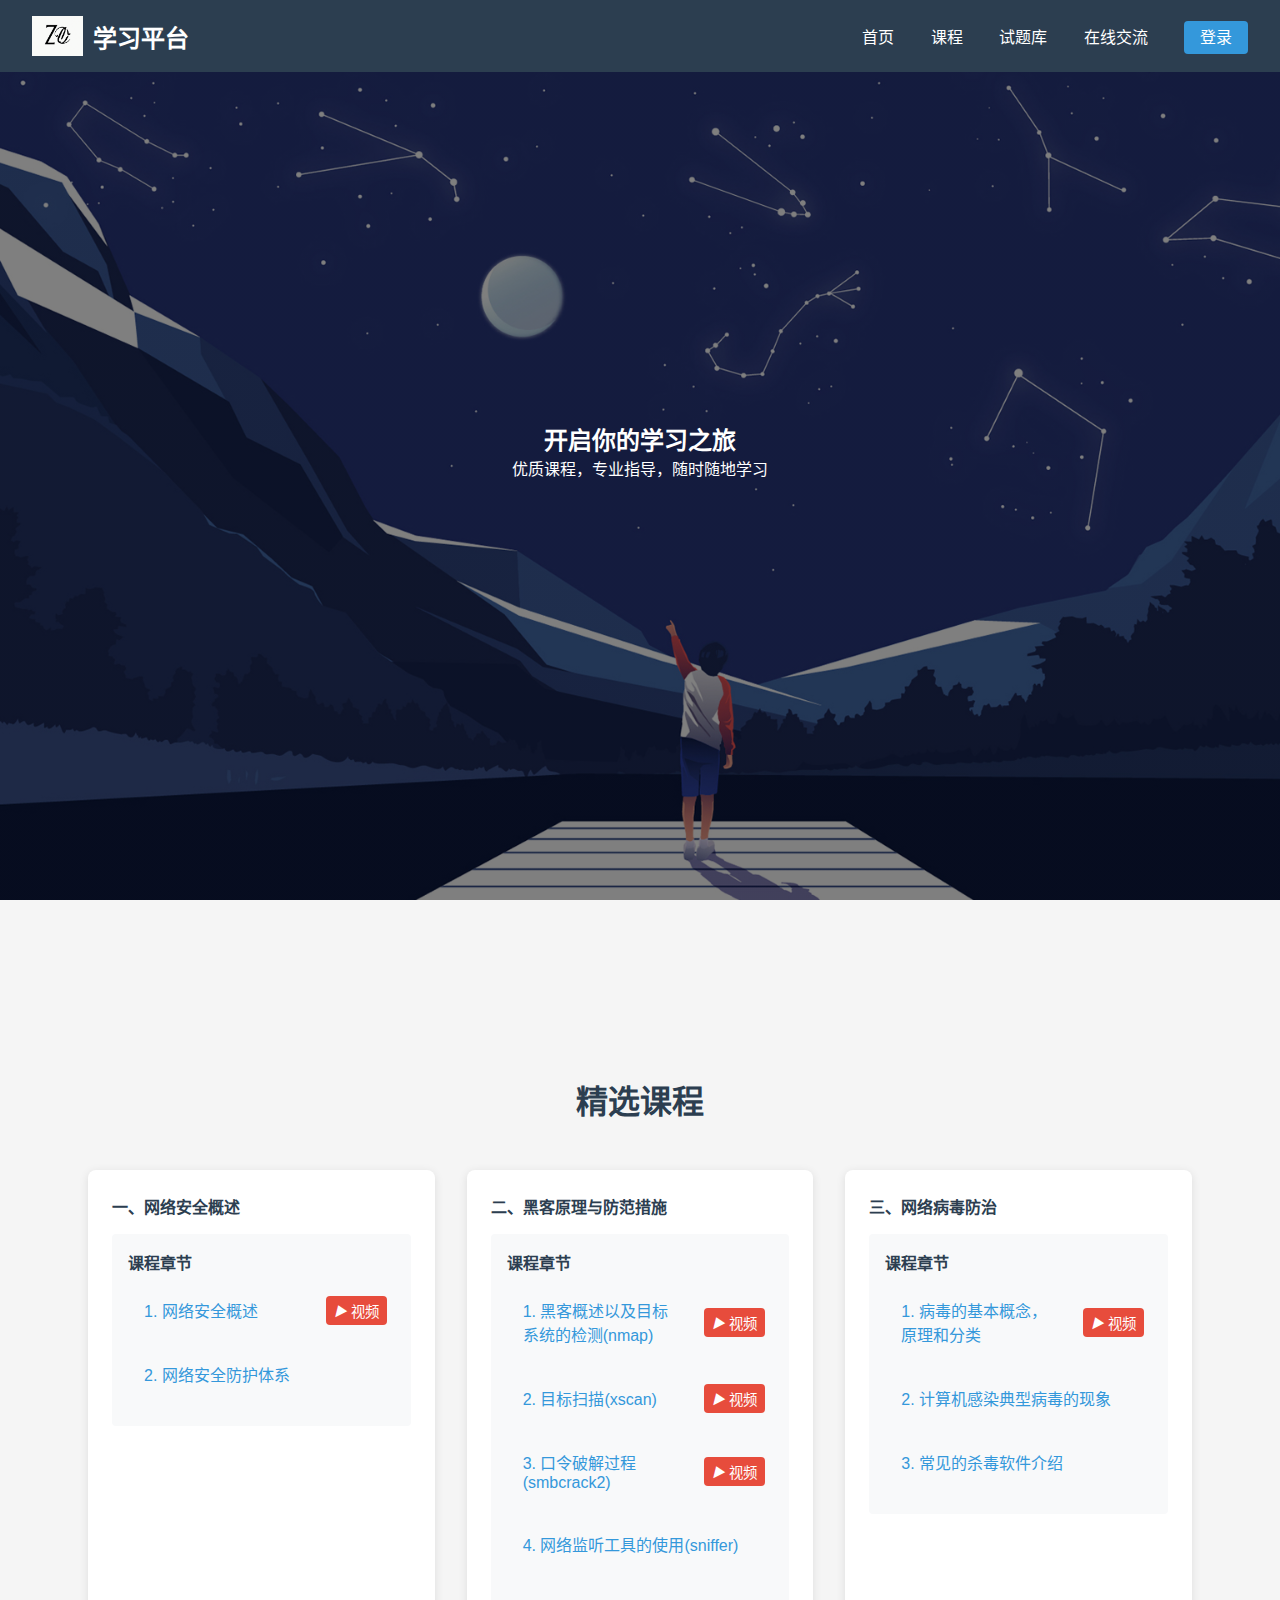
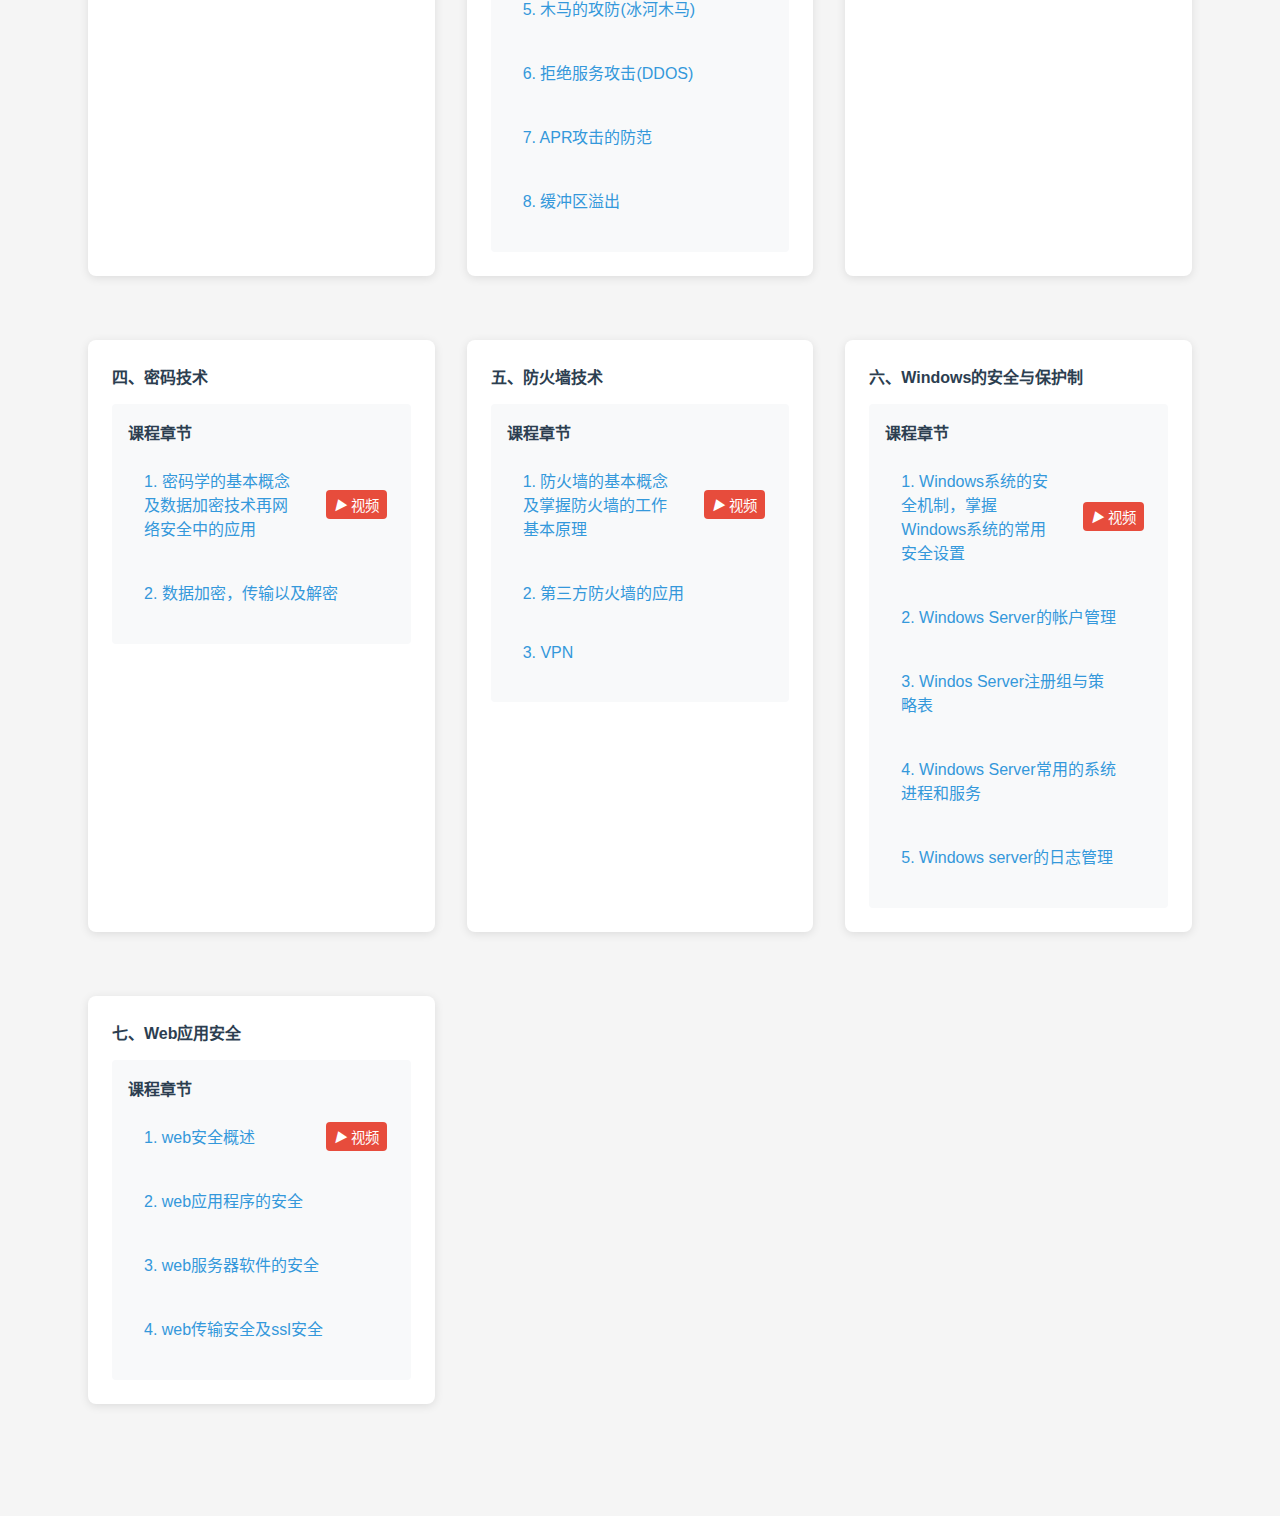
<file: index.html>
<!DOCTYPE html>
<html lang="zh-CN">
<head>
    <meta charset="UTF-8">
    <meta name="viewport" content="width=device-width, initial-scale=1.0">
    <title>在线学习平台</title>
    <link rel="stylesheet" href="css/style.css">
</head>
<body>
    <nav class="navbar">
        <div class="nav-logo">
            <img src="img/logo.png" alt="网站Logo" class="logo-img">
            <h1>学习平台</h1>
        </div>
        <div class="nav-links">
            <a href="index.html">首页</a>
            <a href="courses.html">课程</a>
            <a href="quiz.html">试题库</a>
            <a href="chat.html">在线交流</a>
            <a href="login.html" id="loginBtn">登录</a>
        </div>
    </nav>

    <div class="hero">
        <div class="hero-content">
            <h2 class="animate-text">开启你的学习之旅</h2>
            <p>优质课程，专业指导，随时随地学习</p>
        </div>
    </div>

    <div class="main-content">
        <section class="featured-courses">
            <h3>精选课程</h3>
            <div class="course-grid">
                <!-- 课程卡片将通过 JavaScript 动态加载 -->
            </div>
        </section>
    </div>

    <script src="js/main.js"></script>
</body>
</html>
</file>
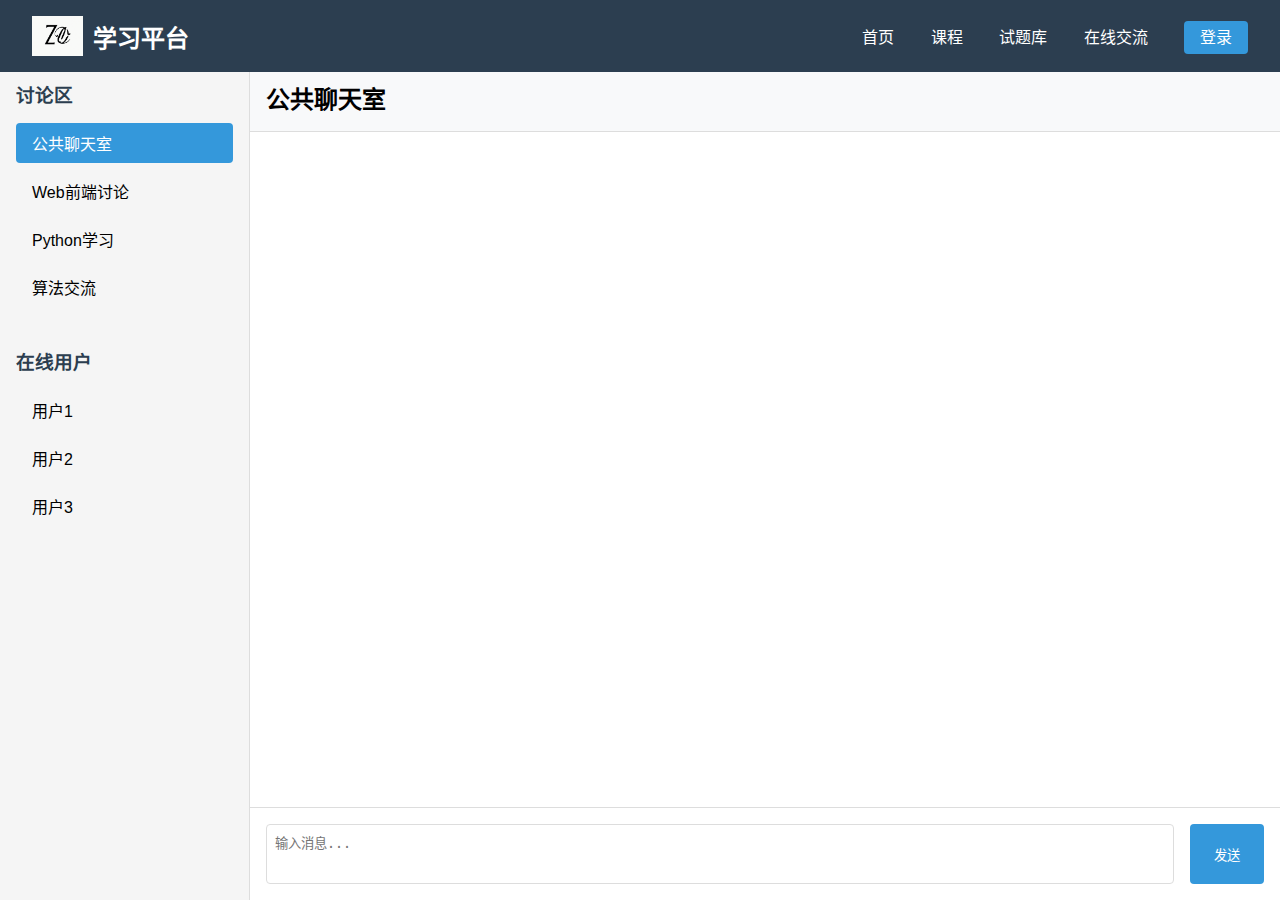
<file: chat.html>
<!DOCTYPE html>
<html lang="zh-CN">
<head>
    <meta charset="UTF-8">
    <meta name="viewport" content="width=device-width, initial-scale=1.0">
    <title>在线交流 - 学习平台</title>
    <link rel="stylesheet" href="css/style.css">
    <link rel="stylesheet" href="css/chat.css">
</head>
<body>
    <nav class="navbar">
        <div class="nav-logo">
            <img src="img/logo.png" alt="网站Logo" class="logo-img">
            <h1>学习平台</h1>
        </div>
        <div class="nav-links">
            <a href="index.html">首页</a>
            <a href="courses.html">课程</a>
            <a href="quiz.html">试题库</a>
            <a href="chat.html">在线交流</a>
            <a href="login.html" id="loginBtn">登录</a>
        </div>
    </nav>

    <div class="chat-container">
        <div class="chat-sidebar">
            <div class="chat-rooms">
                <h3>讨论区</h3>
                <ul>
                    <li class="active">公共聊天室</li>
                    <li>Web前端讨论</li>
                    <li>Python学习</li>
                    <li>算法交流</li>
                </ul>
            </div>
            <div class="online-users">
                <h3>在线用户</h3>
                <ul id="userList">
                    <!-- 用户列表将通过 JavaScript 动态加载 -->
                </ul>
            </div>
        </div>
        <div class="chat-main">
            <div class="chat-header">
                <h2>公共聊天室</h2>
            </div>
            <div class="chat-messages" id="messageArea">
                <!-- 消息将通过 JavaScript 动态加载 -->
            </div>
            <div class="chat-input">
                <textarea id="messageInput" placeholder="输入消息..."></textarea>
                <button id="sendButton">发送</button>
            </div>
        </div>
    </div>

    <script src="js/main.js"></script>
    <script src="js/chat.js"></script>
</body>
</html>
</file>
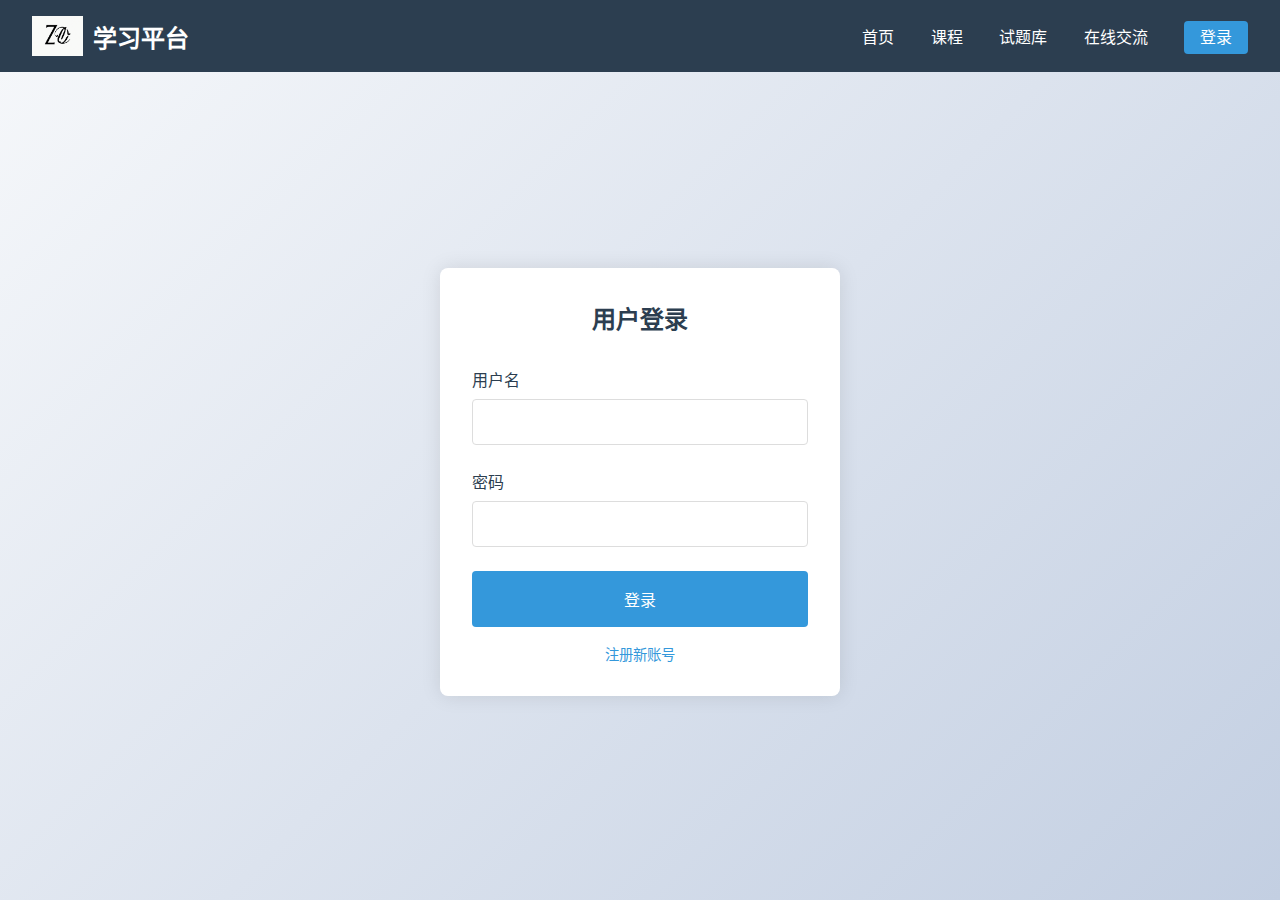
<file: login.html>
<!DOCTYPE html>
<html lang="zh-CN">
<head>
    <meta charset="UTF-8">
    <meta name="viewport" content="width=device-width, initial-scale=1.0">
    <title>登录 - 学习平台</title>
    <link rel="stylesheet" href="css/style.css">
    <link rel="stylesheet" href="css/login.css">
</head>
<body>
    <nav class="navbar">
        <div class="nav-logo">
            <img src="img/logo.png" alt="网站Logo" class="logo-img">
            <h1>学习平台</h1>
        </div>
        <div class="nav-links">
            <a href="index.html">首页</a>
            <a href="courses.html">课程</a>
            <a href="quiz.html">试题库</a>
            <a href="chat.html">在线交流</a>
            <a href="login.html" id="loginBtn">登录</a>
        </div>
    </nav>

    <div class="login-container">
        <div class="login-box">
            <h2>用户登录</h2>
            <form id="loginForm" class="login-form">
                <div class="form-group">
                    <label for="username">用户名</label>
                    <input type="text" id="username" name="username" required>
                </div>
                <div class="form-group">
                    <label for="password">密码</label>
                    <input type="password" id="password" name="password" required>
                </div>
                <button type="submit" class="login-button">登录</button>
                <div class="form-footer">
                    <a href="register.html" class="register">注册新账号</a>
                </div>
            </form>
        </div>
    </div>

    <script src="js/main.js"></script>
    <script src="js/login.js"></script>
</body>
</html>
</file>
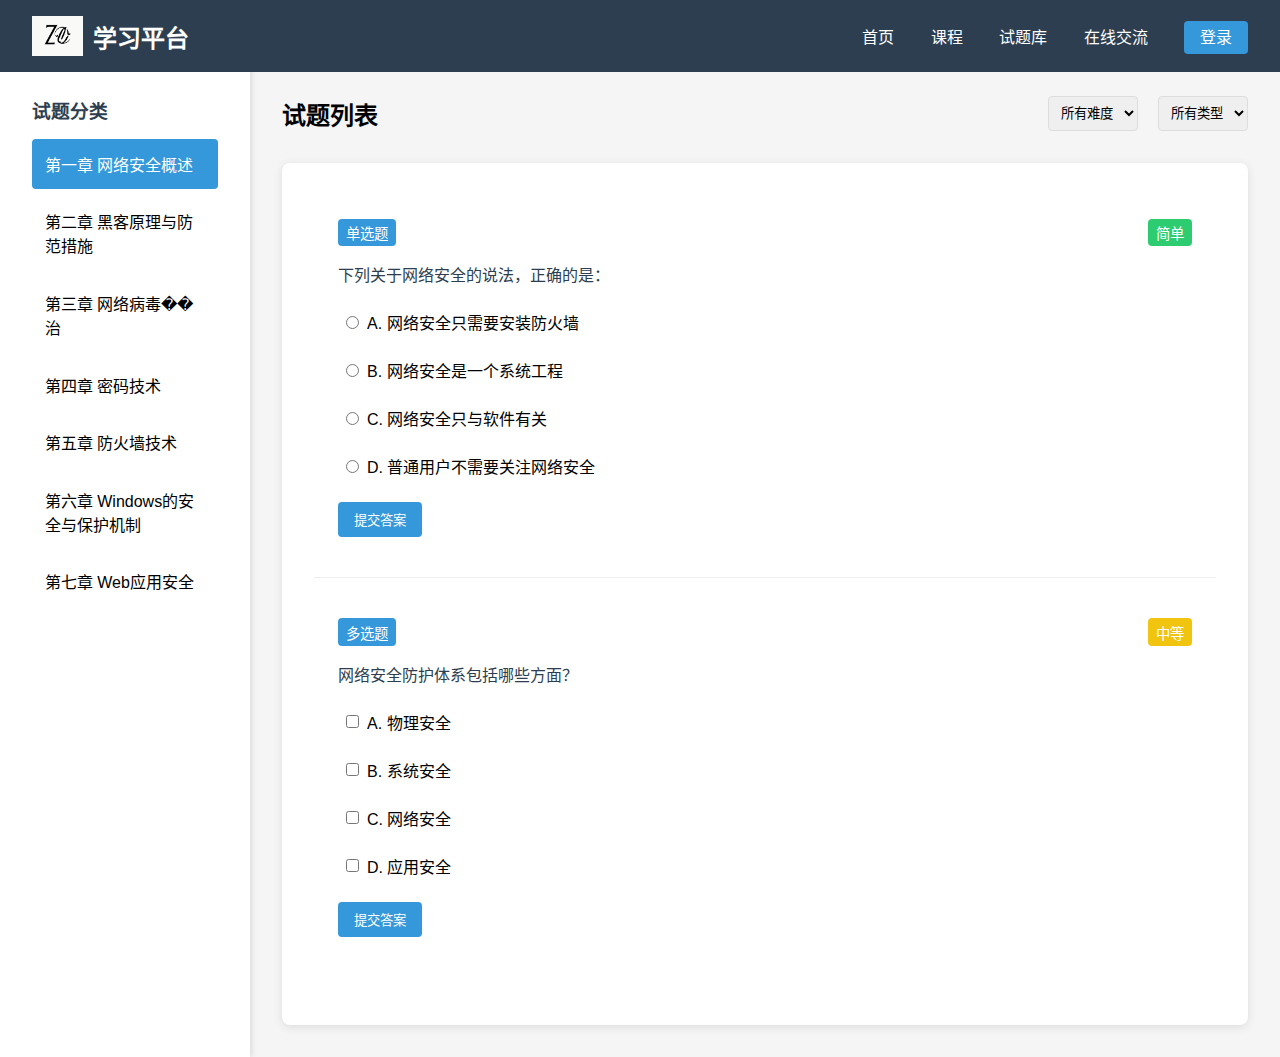
<file: quiz.html>
<!DOCTYPE html>
<html lang="zh-CN">
<head>
    <meta charset="UTF-8">
    <meta name="viewport" content="width=device-width, initial-scale=1.0">
    <title>试题库 - 学习平台</title>
    <link rel="stylesheet" href="css/style.css">
    <link rel="stylesheet" href="css/quiz.css">
</head>
<body>
    <nav class="navbar">
        <div class="nav-logo">
            <img src="img/logo.png" alt="网站Logo" class="logo-img">
            <h1>学习平台</h1>
        </div>
        <div class="nav-links">
            <a href="index.html">首页</a>
            <a href="courses.html">课程</a>
            <a href="quiz.html">试题库</a>
            <a href="chat.html">在线交流</a>
            <a href="login.html" id="loginBtn">登录</a>
        </div>
    </nav>

    <div class="quiz-container">
        <div class="quiz-sidebar">
            <h3>试题分类</h3>
            <ul class="quiz-categories">
                <li class="active">第一章 网络安全概述</li>
                <li>第二章 黑客原理与防范措施</li>
                <li>第三章 网络病毒��治</li>
                <li>第四章 密码技术</li>
                <li>第五章 防火墙技术</li>
                <li>第六章 Windows的安全与保护机制</li>
                <li>第七章 Web应用安全</li>
            </ul>
        </div>
        <div class="quiz-main">
            <div class="quiz-header">
                <h2>试题列表</h2>
                <div class="quiz-filters">
                    <select id="difficultyFilter">
                        <option value="all">所有难度</option>
                        <option value="easy">简单</option>
                        <option value="medium">中等</option>
                        <option value="hard">困难</option>
                    </select>
                    <select id="typeFilter">
                        <option value="all">所有类型</option>
                        <option value="single">单选题</option>
                        <option value="multiple">多选题</option>
                        <option value="judge">判断题</option>
                    </select>
                </div>
            </div>
            <div class="quiz-list">
                <!-- 试题列表将通过 JavaScript 动态加载 -->
            </div>
        </div>
    </div>

    <script src="js/main.js"></script>
    <script src="js/quiz.js"></script>
</body>
</html>
</file>
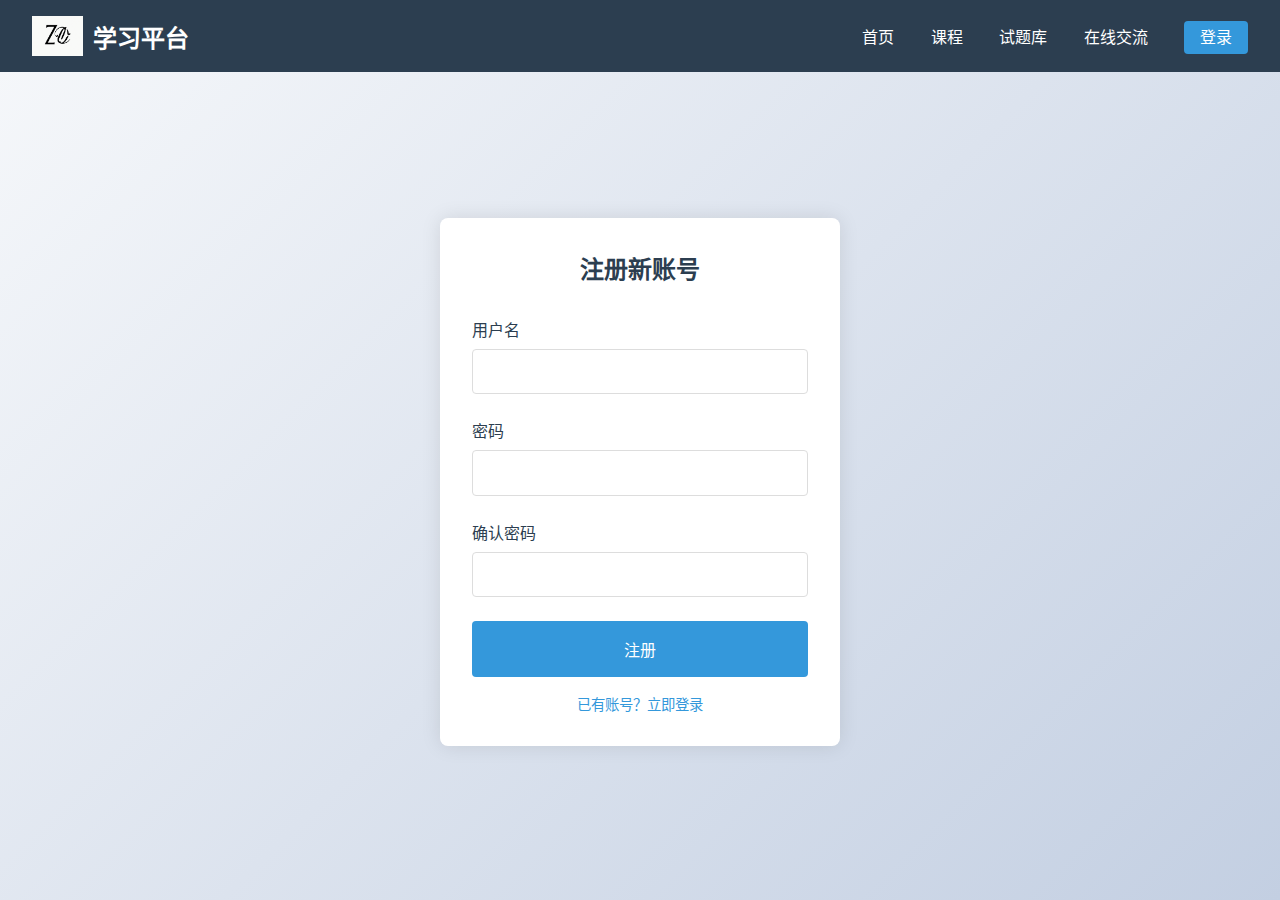
<file: register.html>
<!DOCTYPE html>
<html lang="zh-CN">
<head>
    <meta charset="UTF-8">
    <meta name="viewport" content="width=device-width, initial-scale=1.0">
    <title>注册 - 学习平台</title>
    <link rel="stylesheet" href="css/style.css">
    <link rel="stylesheet" href="css/login.css">
</head>
<body>
    <nav class="navbar">
        <div class="nav-logo">
            <img src="img/logo.png" alt="网站Logo" class="logo-img">
            <h1>学习平台</h1>
        </div>
        <div class="nav-links">
            <a href="index.html">首页</a>
            <a href="courses.html">课程</a>
            <a href="quiz.html">试题库</a>
            <a href="chat.html">在线交流</a>
            <a href="login.html" id="loginBtn">登录</a>
        </div>
    </nav>

    <div class="login-container">
        <div class="login-box">
            <h2>注册新账号</h2>
            <form id="registerForm" class="login-form">
                <div class="form-group">
                    <label for="username">用户名</label>
                    <input type="text" id="username" name="username" required>
                </div>
                <div class="form-group">
                    <label for="password">密码</label>
                    <input type="password" id="password" name="password" required>
                </div>
                <div class="form-group">
                    <label for="confirmPassword">确认密码</label>
                    <input type="password" id="confirmPassword" name="confirmPassword" required>
                </div>
                <button type="submit" class="login-button">注册</button>
                <div class="form-footer">
                    <a href="login.html" class="login-link">已有账号？立即登录</a>
                </div>
            </form>
        </div>
    </div>

    <script src="js/main.js"></script>
    <script src="js/register.js"></script>
</body>
</html>
</file>
<file: css/style.css>
* {
    margin: 0;
    padding: 0;
    box-sizing: border-box;
}

body {
    font-family: 'Microsoft YaHei', sans-serif;
    background: #f5f5f5;
}

.navbar {
    background-color: #2c3e50;
    padding: 1rem 2rem;
    display: flex;
    justify-content: space-between;
    align-items: center;
    position: fixed;
    width: 100%;
    top: 0;
    z-index: 1000;
}

.nav-logo h1 {
    color: white;
    font-size: 1.5rem;
}

.nav-links a {
    color: white;
    text-decoration: none;
    margin-left: 2rem;
    transition: color 0.3s;
}

.nav-links a:hover {
    color: #3498db;
}

.hero {
    height: 100vh;
    background: linear-gradient(rgba(0,0,0,0.5), rgba(0,0,0,0.5)), url('../img/1.jpg');
    background-size: cover;
    background-position: center;
    display: flex;
    align-items: center;
    justify-content: center;
    text-align: center;
    color: white;
    margin-bottom: 2rem;
}

.animate-text {
    animation: fadeInUp 1s ease-out;
}

@keyframes fadeInUp {
    from {
        opacity: 0;
        transform: translateY(20px);
    }
    to {
        opacity: 1;
        transform: translateY(0);
    }
}

.nav-logo {
    display: flex;
    align-items: center;
}

.logo-img {
    height: 40px;
    width: auto;
    margin-right: 10px;
}

.main-content {
    padding: 80px 2rem 2rem;
    max-width: 1200px;
    margin: 0 auto;
    background: #f5f5f5;
    min-height: 100vh;
    position: relative;
    z-index: 1;
}

.featured-courses h3 {
    text-align: center;
    margin: 2rem 0;
    color: #2c3e50;
    font-size: 2rem;
}

.featured-courses {
    padding: 2rem 0;
}

.course-container {
    padding: 80px 2rem 2rem;
    max-width: 1200px;
    margin: 0 auto;
}

.course-grid {
    display: grid;
    grid-template-columns: repeat(auto-fit, minmax(300px, 1fr));
    gap: 2rem;
    padding: 1rem;
}

.course-card {
    background: white;
    border-radius: 8px;
    box-shadow: 0 2px 10px rgba(0,0,0,0.1);
    overflow: hidden;
    transition: transform 0.3s;
    margin-bottom: 2rem;
    padding: 1.5rem;
}

.course-card:hover {
    transform: translateY(-5px);
}

.course-content {
    padding: 0;
}

.course-title {
    color: #2c3e50;
    margin-bottom: 0.5rem;
}

.course-description {
    color: #666;
    font-size: 0.9rem;
    margin-bottom: 1rem;
}

.course-button {
    display: inline-block;
    padding: 0.5rem 1rem;
    background: #3498db;
    color: white;
    text-decoration: none;
    border-radius: 4px;
    transition: background 0.3s;
}

.course-button:hover {
    background: #2980b9;
}

/* 添加登录/退出按钮样式 */
#loginBtn {
    padding: 0.5rem 1rem;
    border-radius: 4px;
    transition: all 0.3s;
}

/* 未登录状态 */
#loginBtn:not(.logged-in) {
    background-color: #3498db;
}

/* 登录状态 */
#loginBtn.logged-in {
    background-color: #e74c3c;
}

#loginBtn:hover {
    opacity: 0.9;
}

.course-sections {
    margin-top: 1rem;
    padding: 1rem;
    background: #f8f9fa;
    border-radius: 4px;
}

.course-sections h5 {
    color: #2c3e50;
    margin-bottom: 0.5rem;
    font-size: 1rem;
}

.section-list {
    list-style: none;
    padding: 0;
}

.section-list li {
    margin-bottom: 0.5rem;
}

.section-link {
    color: #3498db;
    text-decoration: none;
    display: block;
    padding: 0.5rem;
    border-radius: 4px;
    transition: background-color 0.3s;
}

.section-link:hover {
    background-color: #edf2f7;
    color: #2980b9;
}

.section-item {
    display: flex;
    justify-content: space-between;
    align-items: center;
    padding: 0.5rem;
    border-radius: 4px;
    transition: background-color 0.3s;
}

.section-item:hover {
    background-color: #edf2f7;
}

.section-link {
    flex: 1;
    margin-right: 1rem;
}

/* 恢复视频按钮样式 */
.video-btn {
    display: flex;
    align-items: center;
    gap: 4px;
    padding: 4px 8px;
    background: #e74c3c;
    color: white;
    border: none;
    border-radius: 4px;
    cursor: pointer;
    font-size: 0.9rem;
    transition: background-color 0.3s;
}

.video-btn:hover {
    background: #c0392b;
}

.video-icon {
    font-size: 0.8rem;
}

/* 其他样式保持不变 */
</file>
<file: css/chat.css>
.chat-container {
    display: flex;
    height: calc(100vh - 64px);
    margin-top: 64px;
    background: #fff;
}

.chat-sidebar {
    width: 250px;
    background: #f5f5f5;
    border-right: 1px solid #ddd;
    display: flex;
    flex-direction: column;
}

.chat-rooms, .online-users {
    padding: 1rem;
}

.chat-rooms h3, .online-users h3 {
    color: #2c3e50;
    margin-bottom: 1rem;
}

.chat-rooms ul, .online-users ul {
    list-style: none;
}

.chat-rooms li, .online-users li {
    padding: 0.5rem 1rem;
    margin-bottom: 0.5rem;
    cursor: pointer;
    border-radius: 4px;
}

.chat-rooms li:hover {
    background: #e0e0e0;
}

.chat-rooms li.active {
    background: #3498db;
    color: white;
}

.chat-main {
    flex: 1;
    display: flex;
    flex-direction: column;
}

.chat-header {
    padding: 1rem;
    background: #f8f9fa;
    border-bottom: 1px solid #ddd;
}

.chat-messages {
    flex: 1;
    padding: 1rem;
    overflow-y: auto;
}

.message {
    margin-bottom: 1rem;
    padding: 0.5rem;
    border-radius: 4px;
}

.message.sent {
    background: #e3f2fd;
    margin-left: 20%;
}

.message.received {
    background: #f5f5f5;
    margin-right: 20%;
}

.chat-input {
    padding: 1rem;
    border-top: 1px solid #ddd;
    display: flex;
    gap: 1rem;
}

.chat-input textarea {
    flex: 1;
    padding: 0.5rem;
    border: 1px solid #ddd;
    border-radius: 4px;
    resize: none;
    height: 60px;
}

.chat-input button {
    padding: 0 1.5rem;
    background: #3498db;
    color: white;
    border: none;
    border-radius: 4px;
    cursor: pointer;
}

.chat-input button:hover {
    background: #2980b9;
}
</file>
<file: css/login.css>
.login-container {
    display: flex;
    justify-content: center;
    align-items: center;
    min-height: calc(100vh - 64px);
    margin-top: 64px;
    background: linear-gradient(135deg, #f5f7fa 0%, #c3cfe2 100%);
}

.login-box {
    background: white;
    padding: 2rem;
    border-radius: 8px;
    box-shadow: 0 0 20px rgba(0,0,0,0.1);
    width: 100%;
    max-width: 400px;
}

.login-box h2 {
    text-align: center;
    color: #2c3e50;
    margin-bottom: 2rem;
}

.login-form .form-group {
    margin-bottom: 1.5rem;
}

.login-form label {
    display: block;
    margin-bottom: 0.5rem;
    color: #2c3e50;
}

.login-form input[type="text"],
.login-form input[type="password"],
.login-form select {
    width: 100%;
    padding: 0.8rem;
    border: 1px solid #ddd;
    border-radius: 4px;
    font-size: 1rem;
}

.login-form input:focus,
.login-form select:focus {
    outline: none;
    border-color: #3498db;
    box-shadow: 0 0 0 2px rgba(52,152,219,0.2);
}

.remember-me {
    display: flex;
    align-items: center;
    gap: 0.5rem;
}

.remember-me input[type="checkbox"] {
    width: auto;
}

.login-button {
    width: 100%;
    padding: 1rem;
    background: #3498db;
    color: white;
    border: none;
    border-radius: 4px;
    font-size: 1rem;
    cursor: pointer;
    transition: background 0.3s;
}

.login-button:hover {
    background: #2980b9;
}

.form-footer {
    margin-top: 1rem;
    text-align: center;
}

.form-footer a {
    color: #3498db;
    text-decoration: none;
    font-size: 0.9rem;
}

.form-footer a:hover {
    text-decoration: underline;
}

.error-message {
    color: #e74c3c;
    font-size: 0.9rem;
    margin-top: 0.5rem;
}

/* 用户管理样式 */
.user-management {
    background: white;
    padding: 2rem;
    border-radius: 8px;
    box-shadow: 0 0 20px rgba(0,0,0,0.1);
    width: 100%;
    max-width: 400px;
    margin-left: 2rem;
    display: none;  /* 默认隐藏，通过 JavaScript 控制显示 */
}

.user-management h3 {
    color: #2c3e50;
    margin-bottom: 1rem;
}

.user-list {
    max-height: 400px;
    overflow-y: auto;
}

.user-item {
    display: flex;
    justify-content: space-between;
    align-items: center;
    padding: 1rem;
    border-bottom: 1px solid #eee;
}

.user-info {
    flex: 1;
}

.user-info .username {
    font-weight: bold;
    color: #2c3e50;
}

.user-info .role {
    font-size: 0.9rem;
    color: #666;
}

.delete-user {
    padding: 0.5rem 1rem;
    background: #e74c3c;
    color: white;
    border: none;
    border-radius: 4px;
    cursor: pointer;
    transition: background 0.3s;
}

.delete-user:hover {
    background: #c0392b;
}
</file>
<file: css/quiz.css>
.quiz-container {
    display: flex;
    min-height: calc(100vh - 64px);
    margin-top: 64px;
    background: #f5f5f5;
}

.quiz-sidebar {
    width: 250px;
    background: white;
    padding: 2rem;
    box-shadow: 2px 0 5px rgba(0,0,0,0.1);
}

.quiz-sidebar h3 {
    color: #2c3e50;
    margin-bottom: 1rem;
}

.quiz-categories {
    list-style: none;
    padding: 0;
}

.quiz-categories li {
    padding: 0.8rem;
    margin-bottom: 0.5rem;
    cursor: pointer;
    border-radius: 4px;
    transition: background-color 0.3s;
}

.quiz-categories li:hover {
    background: #f0f2f5;
}

.quiz-categories li.active {
    background: #3498db;
    color: white;
}

.quiz-main {
    flex: 1;
    padding: 2rem;
}

.quiz-header {
    display: flex;
    justify-content: space-between;
    align-items: center;
    margin-bottom: 2rem;
}

.quiz-filters select {
    padding: 0.5rem;
    margin-left: 1rem;
    border: 1px solid #ddd;
    border-radius: 4px;
}

.quiz-list {
    background: white;
    border-radius: 8px;
    box-shadow: 0 2px 10px rgba(0,0,0,0.1);
    padding: 2rem;
}

.quiz-item {
    border-bottom: 1px solid #eee;
    padding: 1.5rem;
    margin-bottom: 1rem;
}

.quiz-item:last-child {
    border-bottom: none;
}

.quiz-item-header {
    display: flex;
    justify-content: space-between;
    margin-bottom: 1rem;
}

.quiz-type {
    background: #3498db;
    color: white;
    padding: 0.2rem 0.5rem;
    border-radius: 4px;
    font-size: 0.9rem;
}

.quiz-difficulty {
    padding: 0.2rem 0.5rem;
    border-radius: 4px;
    font-size: 0.9rem;
}

.quiz-difficulty.easy {
    background: #2ecc71;
    color: white;
}

.quiz-difficulty.medium {
    background: #f1c40f;
    color: white;
}

.quiz-difficulty.hard {
    background: #e74c3c;
    color: white;
}

.quiz-question {
    color: #2c3e50;
    margin-bottom: 1rem;
}

.quiz-options {
    list-style: none;
    padding: 0;
}

.quiz-options li {
    padding: 0.5rem;
    margin-bottom: 0.5rem;
    cursor: pointer;
    transition: background-color 0.3s;
}

.quiz-options li:hover {
    background: #f0f2f5;
}

/* 添加答案相关样式 */
.quiz-actions {
    margin-top: 1rem;
}

.submit-btn {
    padding: 0.5rem 1rem;
    background: #3498db;
    color: white;
    border: none;
    border-radius: 4px;
    cursor: pointer;
    transition: background-color 0.3s;
}

.submit-btn:hover {
    background: #2980b9;
}

.submit-btn:disabled {
    background: #bdc3c7;
    cursor: not-allowed;
}

.quiz-result {
    margin-top: 1rem;
}

.correct {
    color: #27ae60;
    font-weight: bold;
}

.incorrect {
    color: #e74c3c;
    font-weight: bold;
}

.answer-explanation {
    margin-top: 0.5rem;
    font-size: 0.9rem;
    color: #2c3e50;
}

.quiz-options label {
    display: flex;
    align-items: center;
    gap: 0.5rem;
    cursor: pointer;
}

.correct-option {
    background: #a8e6cf;
    border-radius: 4px;
}

.incorrect-option {
    background: #ffb3b3;
    border-radius: 4px;
}

.correct-answer {
    border: 2px solid #27ae60;
    border-radius: 4px;
}

.error {
    color: #e74c3c;
    font-size: 0.9rem;
}
</file>
